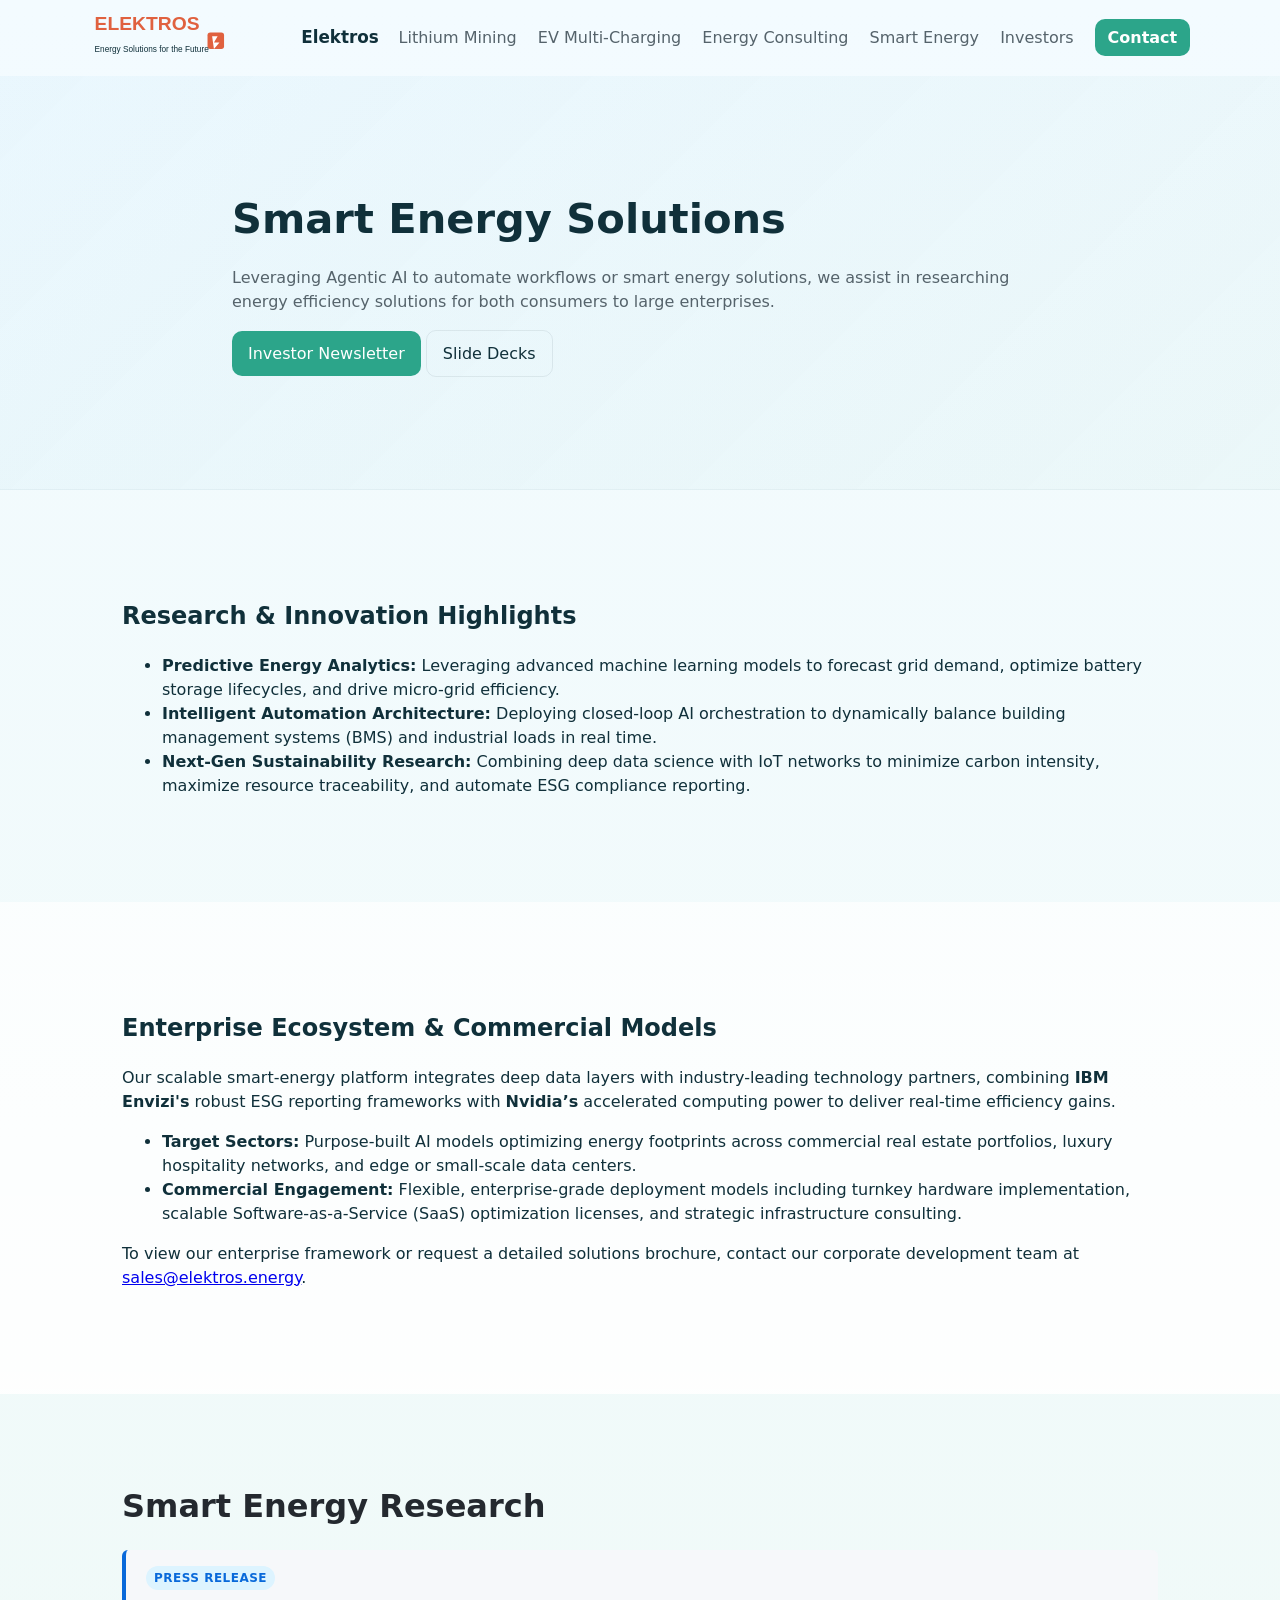
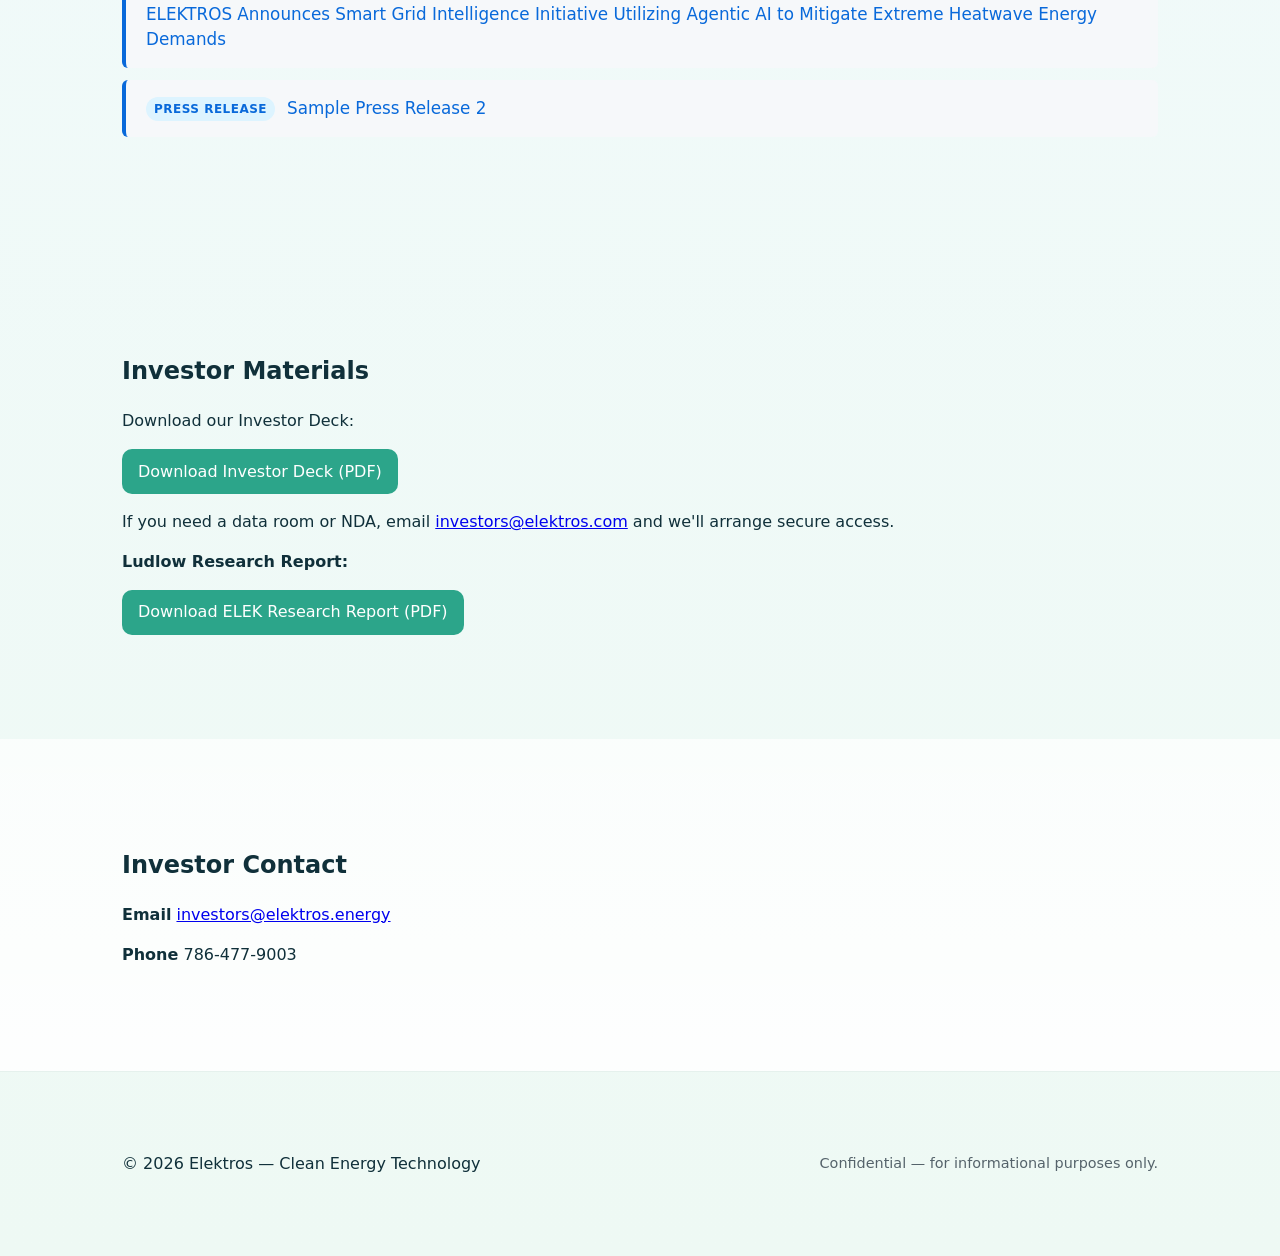
<file: smart-energy.html>
<!doctype html>
<html lang="en">
<head>
<!-- Google tag (gtag.js) -->
<script async src="https://www.googletagmanager.com/gtag/js?id=G-2PX22MKM0C"></script>
<script>
  window.dataLayer = window.dataLayer || [];
  function gtag(){dataLayer.push(arguments);}
  gtag('js', new Date());

  gtag('config', 'G-2PX22MKM0C');
</script>
  <meta charset="utf-8" />
  <meta name="viewport" content="width=device-width,initial-scale=1" />
  <title>Smart Energy Solutions — Elektros</title>
  <meta name="description" content="Smart energy research solutions, from Agentic Ai to automation, for better energy efficiency." />
  <link rel="stylesheet" href="assets/styles.css" />
  <link rel="icon" href="assets/favicon.svg" />
</head>
<body>
  <header class="site-header">
    <div class="container header-inner">
      <a class="brand" href="index.html">
        <img src="assets/logo.svg" alt="Elektros logo" class="logo" />
        <span class="brand-name">Elektros</span>
      </a>
      <nav class="nav">
        <a href="index.html#lithium">Lithium Mining</a>
        <a href="index.html#ev">EV Multi-Charging</a>
        <a href="index.html#consulting">Energy Consulting</a>
        <a href="smart-energy.html">Smart Energy</a>
        <a href="investors.html">Investors</a>
        <a class="cta" href="index.html#contact">Contact</a>
      </nav>
    </div>
  </header>

  <main>
    <section class="hero">
      <div class="container hero-inner">
        <h1>Smart Energy Solutions</h1>
        <p class="lead">Leveraging Agentic AI to automate workflows or smart energy solutions, we assist in researching energy efficiency solutions for both consumers to large enterprises.</p>
        <div class="hero-cta">
          <a class="btn btn-primary" href="https://forms.gle/EFmY5FF8rQbjCe3B9">Investor Newsletter</a>
          <a class="btn btn-outline" href="#materials">Slide Decks</a>
        </div>
      </div>
    </section>

   <section id="highlights" class="section">
  <div class="container">
    <h2>Research & Innovation Highlights</h2>
    <ul>
      <li><strong>Predictive Energy Analytics:</strong> Leveraging advanced machine learning models to forecast grid demand, optimize battery storage lifecycles, and drive micro-grid efficiency.</li>
      <li><strong>Intelligent Automation Architecture:</strong> Deploying closed-loop AI orchestration to dynamically balance building management systems (BMS) and industrial loads in real time.</li>
      <li><strong>Next-Gen Sustainability Research:</strong> Combining deep data science with IoT networks to minimize carbon intensity, maximize resource traceability, and automate ESG compliance reporting.</li>
    </ul>
  </div>
</section>

<section id="enterprise-solutions" class="section alt">
  <div class="container">
    <h2>Enterprise Ecosystem & Commercial Models</h2>
    <p>Our scalable smart-energy platform integrates deep data layers with industry-leading technology partners, combining <strong>IBM Envizi's</strong> robust ESG reporting frameworks with <strong>Nvidia’s</strong> accelerated computing power to deliver real-time efficiency gains.</p>
    
    <ul>
      <li><strong>Target Sectors:</strong> Purpose-built AI models optimizing energy footprints across commercial real estate portfolios, luxury hospitality networks, and edge or small-scale data centers.</li>
      <li><strong>Commercial Engagement:</strong> Flexible, enterprise-grade deployment models including turnkey hardware implementation, scalable Software-as-a-Service (SaaS) optimization licenses, and strategic infrastructure consulting.</li>
    </ul>

    <p>To view our enterprise framework or request a detailed solutions brochure, contact our corporate development team at <a href="mailto:sales@elektros.energy">sales@elektros.energy</a>.</p>
  </div>
</section>

<!-- Recent News Standalone Section -->
<section id="news" class="section">
  <div class="container">
    
    <h2 style="margin-top: 0; margin-bottom: 20px; font-size: 2rem; color: #24292f;">Smart Energy Research</h2>
    
    <!-- Row: Agentic AI Initiative -->
    <div style="display: flex; align-items: center; flex-wrap: wrap; gap: 12px; padding: 16px 20px; background-color: #f6f8fa; border-left: 4px solid #0969da; border-radius: 6px; margin-bottom: 12px;">
      <span style="font-size: 0.75rem; font-weight: 600; text-transform: uppercase; background-color: #ddf4ff; color: #0969da; padding: 3px 8px; border-radius: 12px; letter-spacing: 0.5px; white-space: nowrap;">Press Release</span>
      
      <a href="https://www.morningstar.com/news/accesswire/1185793msn/elektros-announces-smart-grid-intelligence-initiative-utilizing-agentic-ai-to-mitigate-extreme-heatwave-energy-demands" target="_blank" rel="noopener noreferrer" class="news-headline-link" style="font-weight: 500; color: #0969da; text-decoration: none; font-size: 1.05rem; transition: color 0.2s ease-in-out;" onmouseover="this.style.textDecoration='underline'; this.style.color='#0c50a3';" onmouseout="this.style.textDecoration='none'; this.style.color='#0969da';">
        ELEKTROS Announces Smart Grid Intelligence Initiative Utilizing Agentic AI to Mitigate Extreme Heatwave Energy Demands
      </a>
    </div>

    <!-- Row: Insert Press Release -->
    <div style="display: flex; align-items: center; flex-wrap: wrap; gap: 12px; padding: 16px 20px; background-color: #f6f8fa; border-left: 4px solid #0969da; border-radius: 6px; margin-bottom: 20px;">
      <span style="font-size: 0.75rem; font-weight: 600; text-transform: uppercase; background-color: #ddf4ff; color: #0969da; padding: 3px 8px; border-radius: 12px; letter-spacing: 0.5px; white-space: nowrap;">Press Release</span>
      
      <a href="#" target="_blank" rel="noopener noreferrer" class="news-headline-link" style="font-weight: 500; color: #0969da; text-decoration: none; font-size: 1.05rem; transition: color 0.2s ease-in-out;" onmouseover="this.style.textDecoration='underline'; this.style.color='#0c50a3';" onmouseout="this.style.textDecoration='none'; this.style.color='#0969da';">
        Sample Press Release 2
      </a>
    </div>

  </div>
</section>

    <section id="materials" class="section">
      <div class="container">
        <h2>Investor Materials</h2>
        <p><b></b>Download our Investor Deck:</b></p>
        <p><a class="btn btn-primary" href="https://drive.google.com/file/d/1-n-Z3dWcrwWBhLFF3qCWU4nZG055tNCm/view?usp=sharing" download>Download Investor Deck (PDF)</a></p>
        <p>If you need a data room or NDA, email <a href="mailto:elektrosinc@gmail.com">investors@elektros.com</a> and we'll arrange secure access.</p>
        <p><b>Ludlow Research Report:</b></p>
        <p><a class="btn btn-primary" href="https://ludlowresearch.com/wp-content/uploads/2026/03/elek-report-mar2026.pdf" download>Download ELEK Research Report (PDF)</a></p>
        <p>
      </div>
    </section>

    <section id="ir-contact" class="section alt">
      <div class="container">
        <h2>Investor Contact</h2>
        <p><strong>Email</strong> <a href="mailto:elektrosinc@gmail.com">investors@elektros.energy</a></p>
        <p><strong>Phone</strong> 786-477-9003</p>
      </div>
    </section>
  </main>

  <footer class="site-footer">
    <div class="container footer-inner">
      <p>© <span id="year"></span> Elektros — Clean Energy Technology</p>
      <p class="small">Confidential — for informational purposes only.</p>
    </div>
  </footer>

  <script src="assets/script.js"></script>
</body>
</html>
</file>
<file: assets/styles.css>
:root{
  --bg:#f3fbff; /* very faint sky blue background */
  --card:#ffffff;
  --accent-1:#2ca58a; /* light green - primary energy/positive accent */
  --accent-2:#7cccf0; /* faint sky blue accent */
  --text:#10303a;
  --muted:#55636b;
  --radius:12px;
  --container:1100px;
  font-family: Inter, system-ui, -apple-system, "Segoe UI", Roboto, "Helvetica Neue", Arial;
}

*{box-sizing:border-box}
body{
  margin:0;
  color:var(--text);
  background:linear-gradient(180deg,var(--bg) 0%, #eef9f4 100%);
  -webkit-font-smoothing:antialiased;
  -moz-osx-font-smoothing:grayscale;
  line-height:1.5;
}

.container{
  max-width:var(--container);
  margin:0 auto;
  padding:2rem;
}

/* header */
.site-header{background:transparent; position:sticky; top:0; z-index:20}
.header-inner{display:flex;align-items:center;justify-content:space-between;padding:1rem 0}
.brand{display:flex;align-items:center;text-decoration:none;color:inherit}
.logo{height:44px;margin-right:.6rem}
.brand-name{font-weight:700;font-size:1.05rem}
.nav a{margin-left:1rem;text-decoration:none;color:var(--muted)}
.nav .cta{background:var(--accent-1);color:white;padding:.55rem .8rem;border-radius:10px;margin-left:1rem;font-weight:600}

/* hero */
.hero{padding:5rem 0;background:linear-gradient(135deg, rgba(124,204,240,0.08), rgba(44,165,138,0.04));border-bottom:1px solid rgba(16,48,58,0.04)}
.hero-inner{max-width:880px}
.hero h1{font-size:clamp(1.6rem,3.5vw,2.6rem);margin:0 0 .6rem}
.lead{color:var(--muted);margin-bottom:1rem}
.btn{display:inline-block;text-decoration:none;border-radius:10px;padding:.65rem 1rem}
.btn-primary{background:var(--accent-1);color:white}
.btn-outline{border:1px solid rgba(16,48,58,0.08);color:var(--text)}

/* sections */
.section{padding:3.5rem 0}
.section.alt{background:linear-gradient(180deg, rgba(255,255,255,0.7), rgba(255,255,255,0.9))}
.split{display:flex;gap:2rem;align-items:center}
.split-image img{width:100%;border-radius:12px;box-shadow:0 6px 18px rgba(16,48,58,0.06)}
.split-content{flex:1}
.split-image{flex:1}

/* cards */
.cards .card-grid{display:grid;grid-template-columns:repeat(auto-fit,minmax(220px,1fr));gap:1rem;margin-top:1rem}
.card{background:var(--card);padding:1rem;border-radius:12px;box-shadow:0 6px 18px rgba(16,48,58,0.04)}

/* features */
.features{display:flex;gap:1rem;flex-wrap:wrap}
.feature{flex:1;min-width:200px;background:linear-gradient(180deg,#fff,#fbfffe);padding:1rem;border-radius:10px;border:1px solid rgba(44,165,138,0.06)}

/* contact */
.contact-grid{display:grid;grid-template-columns:repeat(auto-fit,minmax(180px,1fr));gap:1rem;margin-top:1rem}

/* investors specific */
.investors-section .split-content ul {margin-top:1rem}
.investors-section .split-image img {max-height:220px;object-fit:cover}

/* footer */
.site-footer{padding:2rem 0;background:transparent;border-top:1px solid rgba(16,48,58,0.04)}
.footer-inner{display:flex;justify-content:space-between;align-items:center;gap:1rem;flex-wrap:wrap}
.small{color:var(--muted);font-size:.9rem}

/* responsive */
@media (max-width:900px){
  .split{flex-direction:column}
  .nav{display:none}
  .container{padding:1rem}
}
</file>
